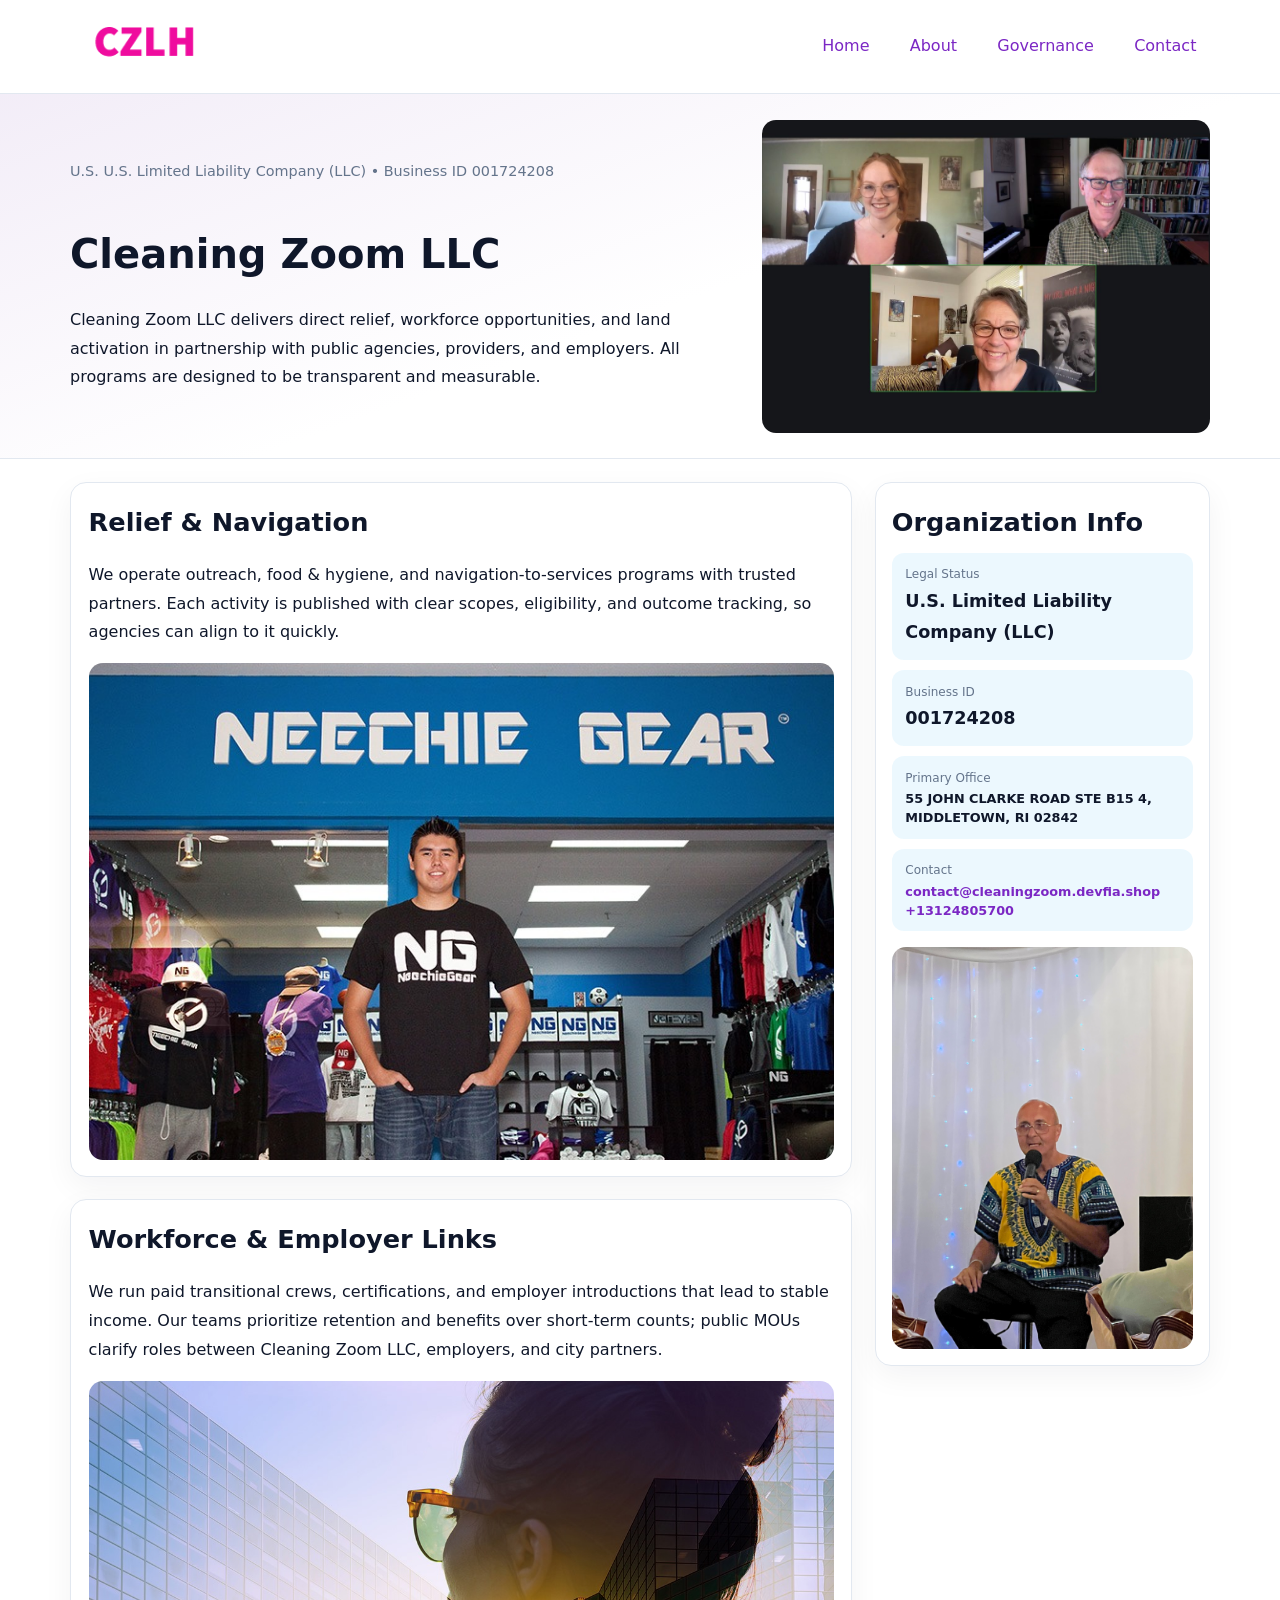
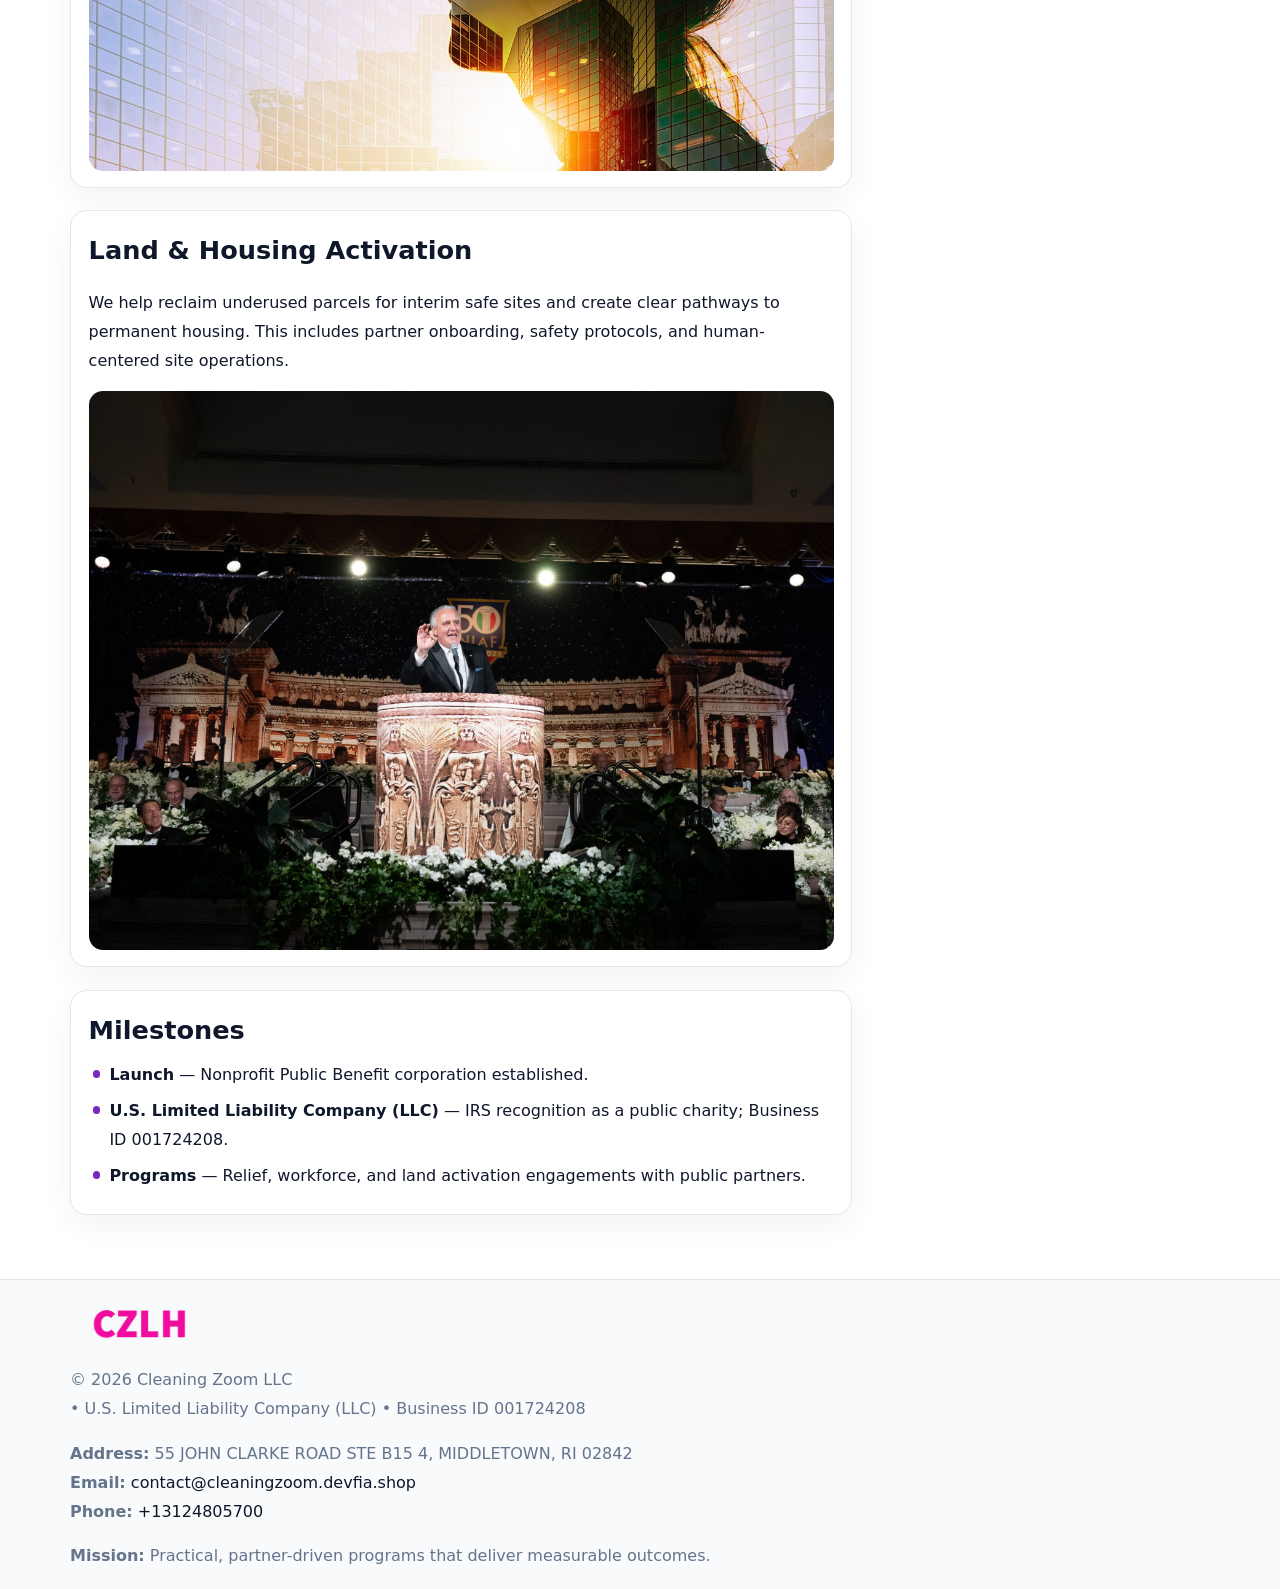
<file: index.html>
<!doctype html><html lang="en"><head>
<meta charset="utf-8">
<meta name="viewport" content="width=device-width,initial-scale=1">
<title>Cleaning Zoom LLC – Nonprofit • 2025</title>
<link rel="stylesheet" href="assets/styles.css">
<link rel="icon" href="images/logo.png">
<meta name="data-ein" content="001724208">
<meta name="data-name" content="Cleaning Zoom LLC">
<meta name="data-email" content="contact@cleaningzoom.devfia.shop">
<meta name="data-phone" content="+13124805700">
<meta name="data-address" content="55 JOHN CLARKE ROAD STE B15 4,
MIDDLETOWN, RI 02842">
<meta name="data-map" content="55+JOHN+CLARKE+ROAD+STE+B15+4,+MIDDLETOWN,+RI+02842">
  <meta name="description" content="Dedicated to community services, education, and direct relief, Cleaning Zoom LLC collaborates with neighbors and partners to deliver practical help and long-term impact.">
<meta name="facebook-domain-verification" content="isldoil0sqgntmawpczyima6oufz8d" />
</head><body>
<div style="position:absolute;left:-9999px;top:-9999px;opacity:0" data-uniq="{{UNIQUE_BLOB}}">
  <span>Dedicated to community services, education, and direct relief, Cleaning Zoom LLC collaborates with neighbors and partners to deliver practical help and long-term impact.</span><svg width="12" height="12" viewBox="0 0 12 12" xmlns="http://www.w3.org/2000/svg"><circle cx="6" cy="6" r="5" fill="#047857"/></svg><img src="images/hero.jpg" width="1" height="1" alt="" loading="lazy"/>
</div>

<header>
  <div class="topnav">
    <a href="index.html"><img src="images/logo.png" alt="Cleaning Zoom LLC" style="width:150px"></a>
    <nav>
      <a class="active" href="index.html">Home</a>
      <a href="about.html">About</a>
      <a href="governance.html">Governance</a>
      <a href="contact.html">Contact</a>
    </nav>
  </div>
</header>

<section class="c929afbae6a">
  <div class="hero-wrap">
    <div>
      <p class="subtle">U.S. U.S. Limited Liability Company (LLC) • Business ID 001724208</p>
      <h1>Cleaning Zoom LLC</h1>
      <p class="cc5b24c1dbb">Cleaning Zoom LLC delivers direct relief, workforce opportunities, and land activation in partnership with public agencies, providers, and employers. All programs are designed to be transparent and measurable.</p>
    </div>
    <img src="images/hero.jpg" alt="Program photo">
  </div>
</section>

<div class="page">
  <main>
    <section class="section panel">
      <h2>Relief & Navigation</h2>
      <p>We operate outreach, food & hygiene, and navigation-to-services programs with trusted partners. Each activity is published with clear scopes, eligibility, and outcome tracking, so agencies can align to it quickly.</p>
      <img src="images/relief.jpg" alt="" style="margin-top:1rem">
    </section>

    <section class="section panel">
      <h2>Workforce & Employer Links</h2>
      <p>We run paid transitional crews, certifications, and employer introductions that lead to stable income. Our teams prioritize retention and benefits over short-term counts; public MOUs clarify roles between Cleaning Zoom LLC, employers, and city partners.</p>
      <img src="images/jobs.jpg" alt="" style="margin-top:1rem">
    </section>

    <section class="section panel">
      <h2>Land & Housing Activation</h2>
      <p>We help reclaim underused parcels for interim safe sites and create clear pathways to permanent housing. This includes partner onboarding, safety protocols, and human-centered site operations.</p>
      <img src="images/land.jpg" alt="" style="margin-top:1rem">
    </section>

    <section class="section panel">
      <h2>Milestones</h2>
      <ul class="timeline">
        <li><strong>Launch</strong> — Nonprofit Public Benefit corporation established.</li>
        <li><strong>U.S. Limited Liability Company (LLC)</strong> — IRS recognition as a public charity; Business ID 001724208.</li>
        <li><strong>Programs</strong> — Relief, workforce, and land activation engagements with public partners.</li>
      </ul>
    </section>
  </main>

  <aside>
    <div class="sidebox">
      <h2>Organization Info</h2>
      <div class="metric">
        <div class="label">Legal Status</div>
        <div class="value">U.S. Limited Liability Company (LLC)</div>
      </div>
      <div class="metric">
        <div class="label">Business ID</div>
        <div class="value">001724208</div>
      </div>
      <div class="metric">
        <div class="label">Primary Office</div>
        <div class="value" style="font-size:.8rem;line-height:1.5">55 JOHN CLARKE ROAD STE B15 4,
MIDDLETOWN, RI 02842</div>
      </div>
      <div class="metric">
        <div class="label">Contact</div>
        <div class="value" style="font-size:.8rem;line-height:1.5">
          <a href="mailto:contact@cleaningzoom.devfia.shop">contact@cleaningzoom.devfia.shop</a><br>
          <a href="tel:+13124805700">+13124805700</a>
        </div>
      </div>
      <img src="images/community.jpg" alt="" style="margin-top:1rem">
    </div>
  </aside>
</div>

<footer>
  <div class="footer-wrap">
    <div class="footer-grid">
      <div class="footer-col">
        <img src="images/logo.png" alt="" style="width:140px;margin-bottom:.4rem">
        <div class="small">© <span id="year"></span> Cleaning Zoom LLC</div>
        <div class="small"> • U.S. Limited Liability Company (LLC) • Business ID 001724208</div>
      </div>
      <div class="footer-col">
        <div class="small"><strong>Address:</strong> 55 JOHN CLARKE ROAD STE B15 4,
MIDDLETOWN, RI 02842</div>
        <div class="small"><strong>Email:</strong> <a href="mailto:contact@cleaningzoom.devfia.shop">contact@cleaningzoom.devfia.shop</a></div>
        <div class="small"><strong>Phone:</strong> <a href="tel:+13124805700">+13124805700</a></div>
      </div>
      <div class="footer-col">
        <div class="small"><strong>Mission:</strong> Practical, partner-driven programs that deliver measurable outcomes.</div>
      </div>
    </div>
  </div>
</footer>

<script>
(function(){
  function m(n){const e=document.querySelector('meta[name="'+n+'"]');return e?e.content:'';}
  function h(s){let x=2166136261>>>0;for(let i=0;i<s.length;i++){x^=s.charCodeAt(i);x=(x*16777619)>>>0;}return x>>>0;}
  const key = h((m('data-ein') || m('data-name') || '0').replace(/\s+/g,''));
  const H = key % 360, S = 55 + (key % 20), L = 46;
  const r = document.documentElement;
  r.style.setProperty('--brand', `hsl(${H} ${S}% ${L}%)`);
  r.style.setProperty('--brand-ink', `hsl(${H} ${Math.min(95,S+10)}% ${Math.max(20,L-18)}%)`);
  r.style.setProperty('--soft', `hsl(${H} ${Math.max(40,S-25)}% 95%)`);
  const y = document.getElementById('year'); if (y) y.textContent = new Date().getFullYear();
})();
</script>
</body></html>
</file>
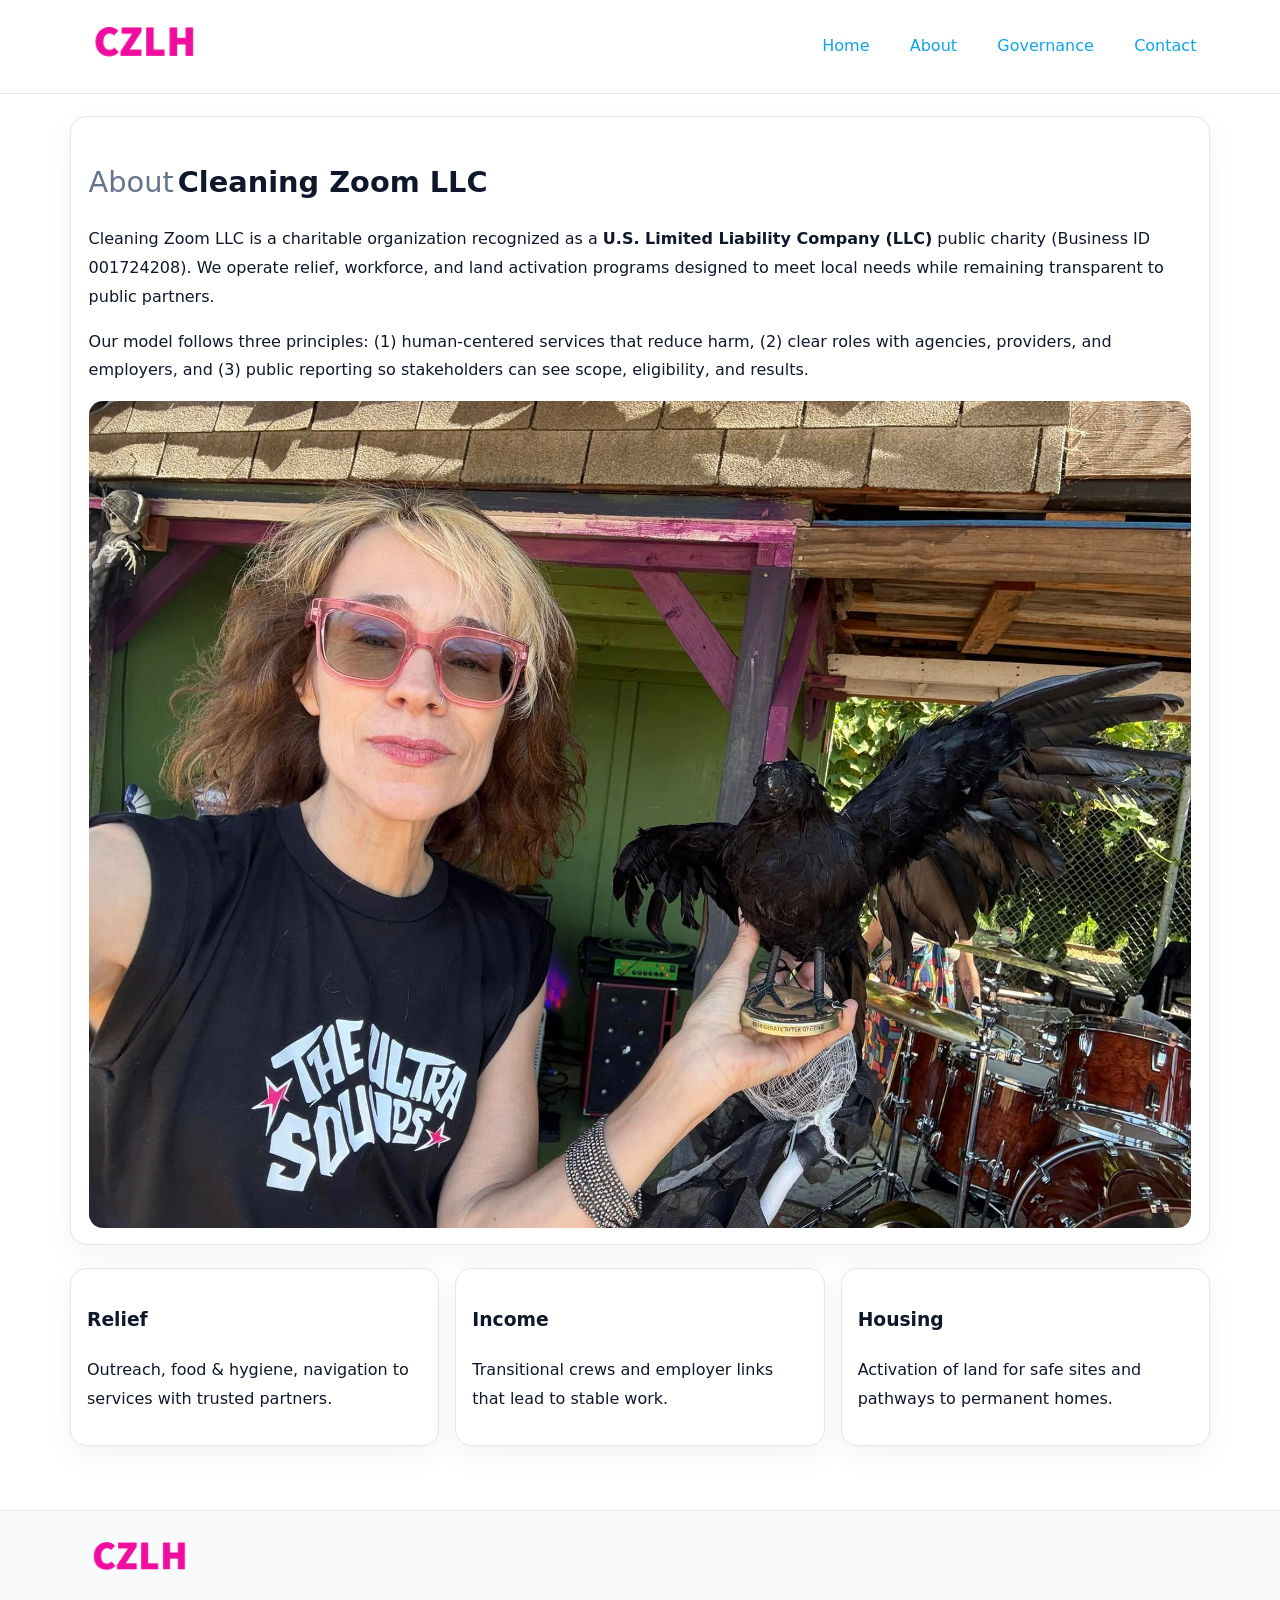
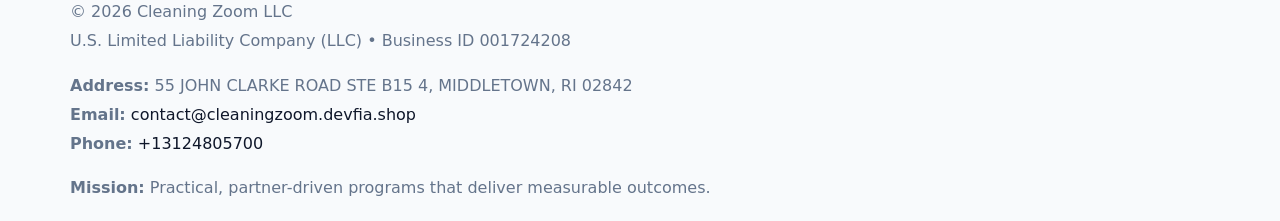
<file: about.html>
<!doctype html><html lang="en"><head>
<meta charset="utf-8">
<meta name="viewport" content="width=device-width,initial-scale=1">
<title>Cleaning Zoom LLC – Nonprofit • 2025</title>
<link rel="stylesheet" href="assets/styles.css">
<link rel="icon" href="images/logo.png">
  <meta name="description" content="Dedicated to community services, education, and direct relief, Cleaning Zoom LLC collaborates with neighbors and partners to deliver practical help and long-term impact.">
</head><body>
<div style="position:absolute;left:-9999px;top:-9999px;opacity:0" data-uniq="{{UNIQUE_BLOB}}">
  <span>Dedicated to community services, education, and direct relief, Cleaning Zoom LLC collaborates with neighbors and partners to deliver practical help and long-term impact.</span><svg width="12" height="12" viewBox="0 0 12 12" xmlns="http://www.w3.org/2000/svg"><circle cx="6" cy="6" r="5" fill="#047857"/></svg><img src="images/hero.jpg" width="1" height="1" alt="" loading="lazy"/>
</div>

<header>
  <div class="topnav">
    <a href="index.html"><img src="images/logo.png" style="width:150px" alt=""></a>
    <nav>
      <a href="index.html">Home</a>
      <a class="active" href="about.html">About</a>
      <a href="governance.html">Governance</a>
      <a href="contact.html">Contact</a>
    </nav>
  </div>
</header>

<div class="page" style="grid-template-columns:1fr;">
  <main>
    <section class="section panel">
      <h1 style="font-size:1.8rem;margin-bottom:.4rem;"><span style="font-weight:500;color:var(--muted);margin-right:.25rem;">About</span><span style="font-weight:700;color:var(--ink);">Cleaning Zoom LLC</span></h1>
      <p>Cleaning Zoom LLC is a charitable organization recognized as a <strong>U.S. Limited Liability Company (LLC)</strong> public charity (Business ID 001724208). We operate relief, workforce, and land activation programs designed to meet local needs while remaining transparent to public partners.</p>
      <p>Our model follows three principles: (1) human-centered services that reduce harm, (2) clear roles with agencies, providers, and employers, and (3) public reporting so stakeholders can see scope, eligibility, and results.</p>
      <img src="images/about.jpg" alt="" style="margin-top:1rem">
    </section>

    <section class="section cards">
      <article class="c17a69b4c06"><h3>Relief</h3><p>Outreach, food & hygiene, navigation to services with trusted partners.</p></article>
      <article class="c17a69b4c06"><h3>Income</h3><p>Transitional crews and employer links that lead to stable work.</p></article>
      <article class="c17a69b4c06"><h3>Housing</h3><p>Activation of land for safe sites and pathways to permanent homes.</p></article>
    </section>
  </main>
</div>

<footer>
  <div class="footer-wrap">
    <div class="footer-grid">
      <div class="footer-col"><img src="images/logo.png" style="width:140px;margin-bottom:.4rem" alt=""><div class="small">© <span id="year"></span> Cleaning Zoom LLC</div><div class="small">U.S. Limited Liability Company (LLC) • Business ID 001724208</div></div>
      <div class="footer-col"><div class="small"><strong>Address:</strong> 55 JOHN CLARKE ROAD STE B15 4,
MIDDLETOWN, RI 02842</div><div class="small"><strong>Email:</strong> <a href="mailto:contact@cleaningzoom.devfia.shop">contact@cleaningzoom.devfia.shop</a></div><div class="small"><strong>Phone:</strong> <a href="tel:+13124805700">+13124805700</a></div></div>
      <div class="footer-col"><div class="small"><strong>Mission:</strong> Practical, partner-driven programs that deliver measurable outcomes.</div></div>
    </div>
  </div>
</footer>
<script>(()=>{const y=document.getElementById('year');if(y)y.textContent=new Date().getFullYear();})();</script>
</body></html>
</file>
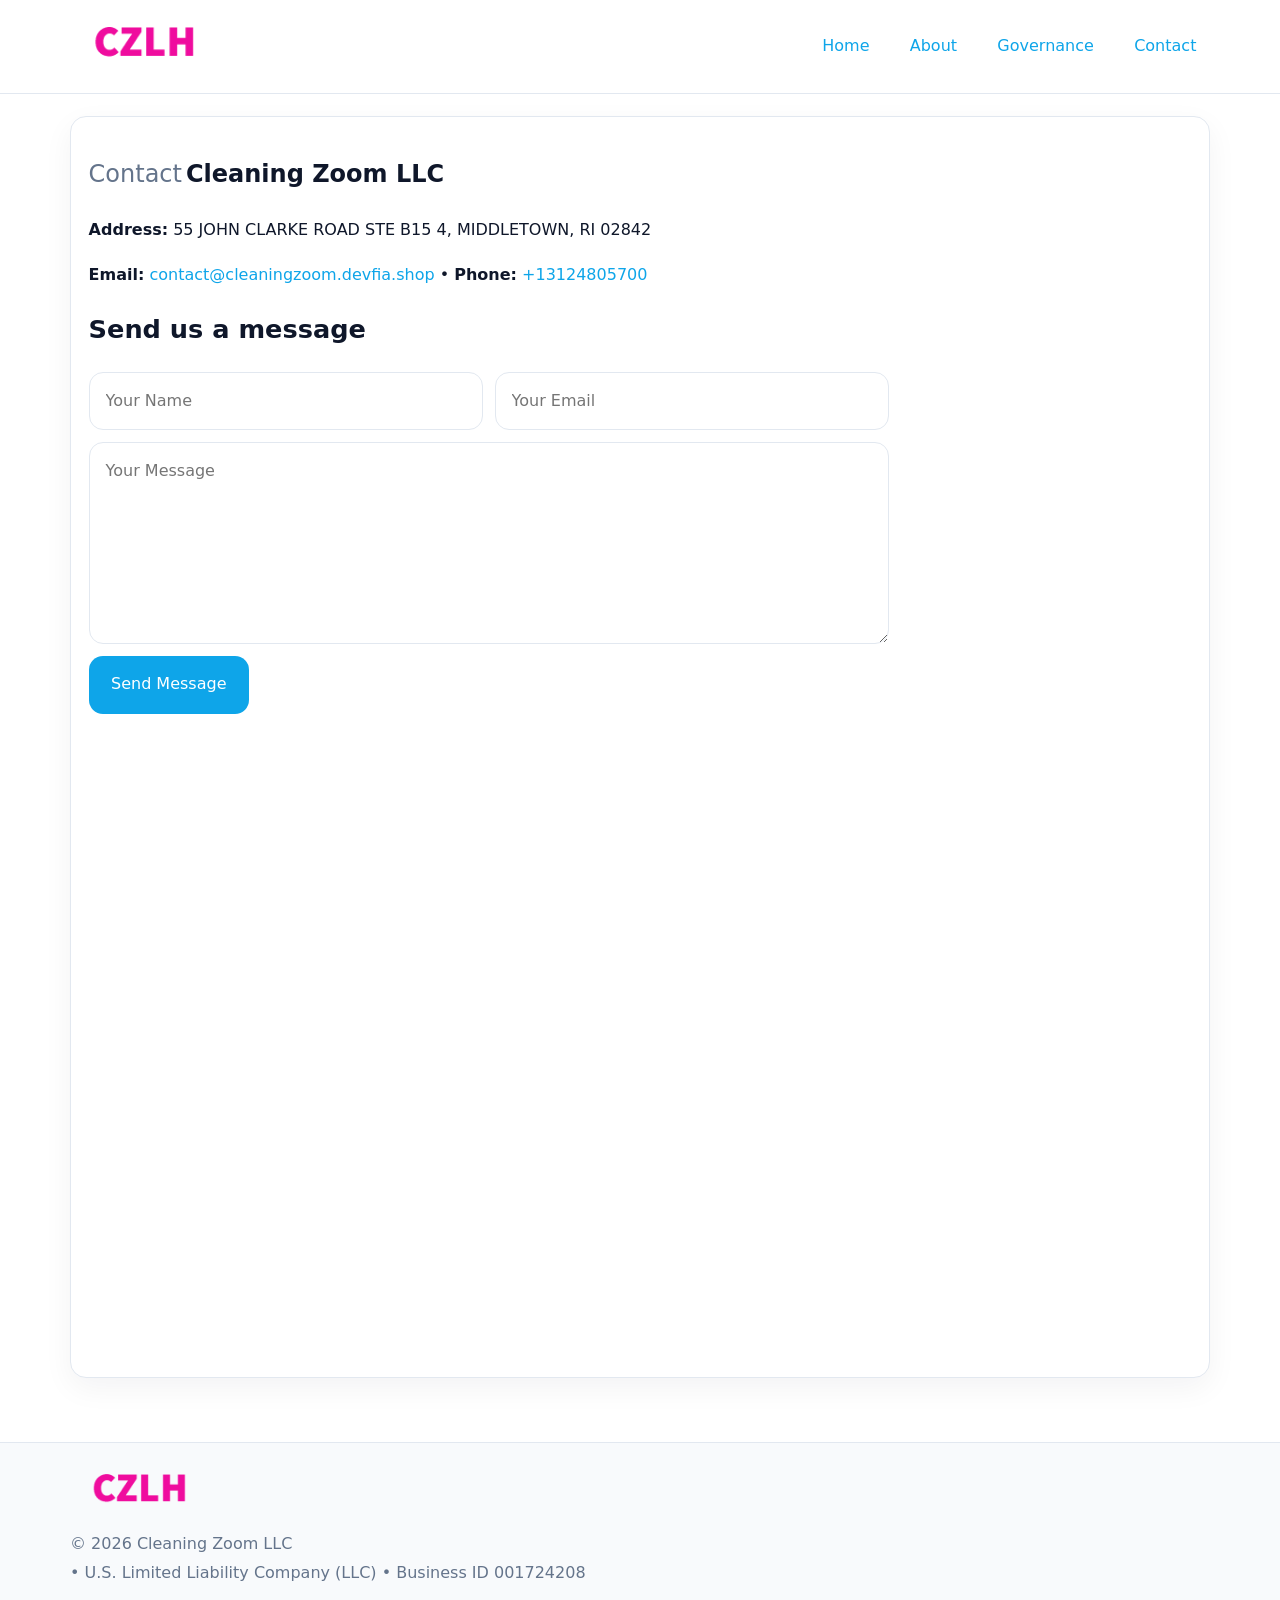
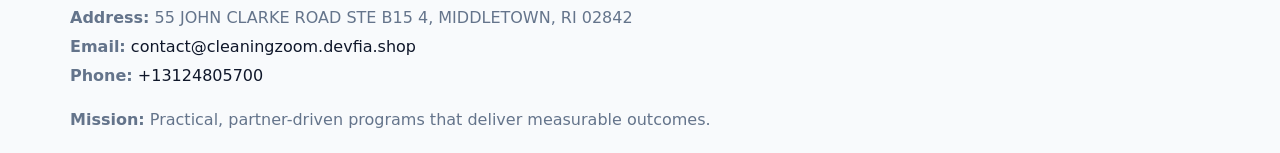
<file: contact.html>
<!doctype html><html lang="en"><head>
<meta charset="utf-8">
<meta name="viewport" content="width=device-width,initial-scale=1">
<title>Cleaning Zoom LLC – Nonprofit • 2025</title>
<link rel="stylesheet" href="assets/styles.css">
<link rel="icon" href="images/logo.png">
  <meta name="description" content="Dedicated to community services, education, and direct relief, Cleaning Zoom LLC collaborates with neighbors and partners to deliver practical help and long-term impact.">
</head><body>
<div style="position:absolute;left:-9999px;top:-9999px;opacity:0" data-uniq="{{UNIQUE_BLOB}}">
  <span>Dedicated to community services, education, and direct relief, Cleaning Zoom LLC collaborates with neighbors and partners to deliver practical help and long-term impact.</span><svg width="12" height="12" viewBox="0 0 12 12" xmlns="http://www.w3.org/2000/svg"><circle cx="6" cy="6" r="5" fill="#047857"/></svg><img src="images/about.jpg" width="1" height="1" alt="" loading="lazy"/>
</div>

<header>
  <div class="topnav">
    <a href="index.html"><img src="images/logo.png" style="width:150px" alt=""></a>
    <nav>
      <a href="index.html">Home</a>
      <a href="about.html">About</a>
      <a href="governance.html">Governance</a>
      <a class="active" href="contact.html">Contact</a>
    </nav>
  </div>
</header>

<div class="page" style="grid-template-columns:1fr;">
  <main>
    <section class="section panel">
      <h1><span style="font-weight:500;color:var(--muted);margin-right:.25rem;">Contact</span><span style="font-weight:700;color:var(--ink);">Cleaning Zoom LLC</span></h1>
      <p><strong>Address:</strong> 55 JOHN CLARKE ROAD STE B15 4,
MIDDLETOWN, RI 02842</p>
      <p><strong>Email:</strong> <a href="mailto:contact@cleaningzoom.devfia.shop">contact@cleaningzoom.devfia.shop</a> • <strong>Phone:</strong> <a href="tel:+13124805700">+13124805700</a></p>

      <form action="#" method="post" class="contact-form" novalidate>
        <h2>Send us a message</h2>
        <div class="row-2">
          <input name="name" type="text" placeholder="Your Name" autocomplete="name" required>
          <input name="email" type="email" placeholder="Your Email" autocomplete="email" required>
        </div>
        <textarea name="message" rows="6" placeholder="Your Message" required></textarea>
        <button type="submit">Send Message</button>
      </form>

      <div style="margin-top:1.1rem">
        <iframe loading="lazy" referrerpolicy="no-referrer-when-downgrade"
          src="https://www.google.com/maps?q=55+JOHN+CLARKE+ROAD+STE+B15+4,+MIDDLETOWN,+RI+02842&output=embed"
          style="width:100%;aspect-ratio:16/9;border:0;border-radius:14px"></iframe>
      </div>
    </section>
  </main>
</div>

<footer>
  <div class="footer-wrap">
    <div class="footer-grid">
      <div class="footer-col"><img src="images/logo.png" style="width:140px;margin-bottom:.4rem" alt=""><div class="small">© <span id="year"></span> Cleaning Zoom LLC</div><div class="small"> • U.S. Limited Liability Company (LLC) • Business ID 001724208</div></div>
      <div class="footer-col"><div class="small"><strong>Address:</strong> 55 JOHN CLARKE ROAD STE B15 4,
MIDDLETOWN, RI 02842</div><div class="small"><strong>Email:</strong> <a href="mailto:contact@cleaningzoom.devfia.shop">contact@cleaningzoom.devfia.shop</a></div><div class="small"><strong>Phone:</strong> <a href="tel:+13124805700">+13124805700</a></div></div>
      <div class="footer-col"><div class="small"><strong>Mission:</strong> Practical, partner-driven programs that deliver measurable outcomes.</div></div>
    </div>
  </div>
</footer>
<script>(()=>{const y=document.getElementById('year');if(y)y.textContent=new Date().getFullYear();})();</script>
</body></html>
</file>
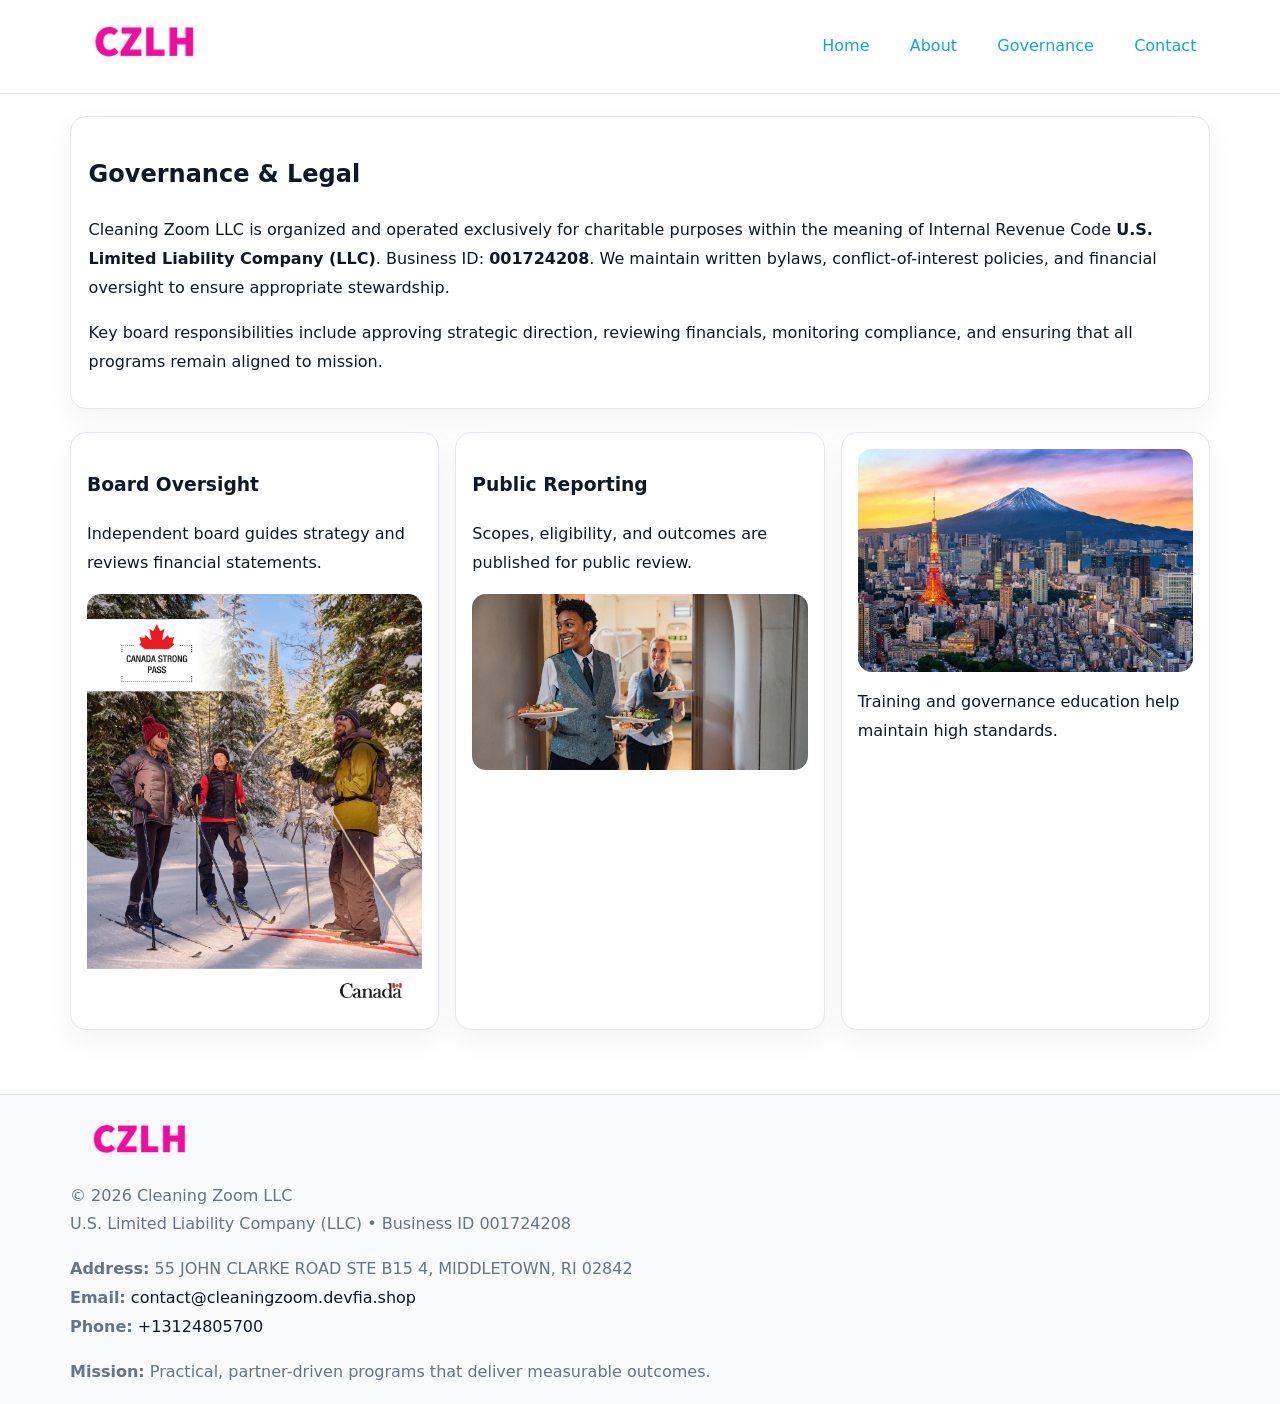
<file: governance.html>
<!doctype html><html lang="en"><head>
<meta charset="utf-8">
<meta name="viewport" content="width=device-width,initial-scale=1">
<title>Cleaning Zoom LLC – Nonprofit • 2025</title>
<link rel="stylesheet" href="assets/styles.css">
<link rel="icon" href="images/logo.png">
  <meta name="description" content="Dedicated to community services, education, and direct relief, Cleaning Zoom LLC collaborates with neighbors and partners to deliver practical help and long-term impact.">
</head><body>
<div style="position:absolute;left:-9999px;top:-9999px;opacity:0" data-uniq="{{UNIQUE_BLOB}}">
  <span>Dedicated to community services, education, and direct relief, Cleaning Zoom LLC collaborates with neighbors and partners to deliver practical help and long-term impact.</span><svg width="12" height="12" viewBox="0 0 12 12" xmlns="http://www.w3.org/2000/svg"><circle cx="6" cy="6" r="5" fill="#047857"/></svg><img src="images/board.jpg" width="1" height="1" alt="" loading="lazy"/>
</div>

<header>
  <div class="topnav">
    <a href="index.html"><img src="images/logo.png" style="width:150px" alt=""></a>
    <nav>
      <a href="index.html">Home</a>
      <a href="about.html">About</a>
      <a class="active" href="governance.html">Governance</a>
      <a href="contact.html">Contact</a>
    </nav>
  </div>
</header>

<div class="page" style="grid-template-columns:1fr;">
  <main>
    <section class="section panel">
      <h1>Governance & Legal</h1>
      <p>Cleaning Zoom LLC is organized and operated exclusively for charitable purposes within the meaning of Internal Revenue Code <strong>U.S. Limited Liability Company (LLC)</strong>. Business ID: <strong>001724208</strong>. We maintain written bylaws, conflict-of-interest policies, and financial oversight to ensure appropriate stewardship.</p>
      <p>Key board responsibilities include approving strategic direction, reviewing financials, monitoring compliance, and ensuring that all programs remain aligned to mission.</p>
    </section>

    <section class="section cards">
      <article class="c17a69b4c06">
        <h3>Board Oversight</h3>
        <p>Independent board guides strategy and reviews financial statements.</p>
        <img src="images/board.jpg" alt="Board oversight in meeting" style="margin-top:.6rem;">
      </article>

      <article class="c17a69b4c06">
        <h3>Public Reporting</h3>
        <p>Scopes, eligibility, and outcomes are published for public review.</p>
        <img src="images/reporting.jpg" alt="Public reporting transparency" style="margin-top:.6rem;">
      </article>

      <article class="c17a69b4c06">
        <img src="images/education.jpg" alt="">
        <p>Training and governance education help maintain high standards.</p>
      </article>
    </section>
  </main>
</div>

<footer>
  <div class="footer-wrap">
    <div class="footer-grid">
      <div class="footer-col">
        <img src="images/logo.png" style="width:140px;margin-bottom:.4rem" alt="">
        <div class="small">© <span id="year"></span> Cleaning Zoom LLC</div>
        <div class="small">U.S. Limited Liability Company (LLC) • Business ID 001724208</div>
      </div>
      <div class="footer-col">
        <div class="small"><strong>Address:</strong> 55 JOHN CLARKE ROAD STE B15 4,
MIDDLETOWN, RI 02842</div>
        <div class="small"><strong>Email:</strong> <a href="mailto:contact@cleaningzoom.devfia.shop">contact@cleaningzoom.devfia.shop</a></div>
        <div class="small"><strong>Phone:</strong> <a href="tel:+13124805700">+13124805700</a></div>
      </div>
      <div class="footer-col">
        <div class="small"><strong>Mission:</strong> Practical, partner-driven programs that deliver measurable outcomes.</div>
      </div>
    </div>
  </div>
</footer>
<script>(()=>{const y=document.getElementById('year');if(y)y.textContent=new Date().getFullYear();})();</script>
</body></html>
</file>
<file: assets/styles.css>
:root {
  --ink: #0f172a;
  --muted: #64748b;
  --paper: #ffffff;
  --line: #e2e8f0;
  --brand: #0ea5e9;
  --brand-ink: #0369a1;
  --soft: #ecfeff;
  --r: 16px;
  --sh: 0 10px 30px rgba(15, 23, 42, .05);
}

* { box-sizing: border-box; }
html, body { height: 100%; }
body {
  margin: 0;
  background: var(--paper);
  color: var(--ink);
  font-family: "Inter", system-ui, -apple-system, BlinkMacSystemFont, Arial, sans-serif;
  line-height: 1.8;
  -webkit-text-size-adjust: 100%;
}
img { max-width: 100%; height: auto; display: block; border-radius: 14px; }
a { color: var(--brand); text-decoration: none; }
a:hover { text-decoration: underline; }

/* NAV TOP */
header {
  background: #fff;
  border-bottom: 1px solid var(--line);
  position: sticky;
  top: 0;
  z-index: 10;
}
.topnav {
  width: min(1140px, 94%);
  margin: 0 auto;
  display: flex;
  justify-content: space-between;
  gap: .6rem;
  align-items: center;
  padding: .8rem 0;
  flex-wrap: wrap;
}
.topnav nav a {
  margin-left: .5rem;
  padding: .45rem .85rem;
  border-radius: 999px;
}
.topnav nav a:hover {
  background: rgba(14, 165, 233, .1);
  text-decoration: none;
}

/* HERO */
.c929afbae6a {
  background: linear-gradient(160deg, var(--soft), #fff 55%);
  border-bottom: 1px solid var(--line);
}
.hero-wrap {
  width: min(1140px, 94%);
  margin: 0 auto;
  display: grid;
  grid-template-columns: 1.2fr .8fr;
  gap: 1.2rem;
  align-items: center;
  padding: 1.6rem 0;
}
.c929afbae6a h1 {
  font-size: clamp(1.75rem, 3.2vw, 2.5rem);
  margin-bottom: .4rem;
}
.c929afbae6a p.lead {
  color: var(--muted);
  max-width: 600px;
}

/* MAIN LAYOUT */
.page {
  width: min(1140px, 94%);
  margin: 0 auto;
  display: grid;
  grid-template-columns: 1.4fr .6fr;
  gap: 1.4rem;
  padding: 1.4rem 0;
}
.section {
  margin-bottom: 1.4rem;
}
.panel {
  background: #fff;
  border: 1px solid var(--line);
  border-radius: 16px;
  padding: 1rem 1.1rem;
  box-shadow: var(--sh);
}
h2 {
  font-size: clamp(1.2rem, 2.3vw, 1.6rem);
  margin: 0 0 .5rem;
}
.subtle {
  color: var(--muted);
  font-size: .9rem;
}

/* SIDE INFO */
.sidebox {
  background: #fff;
  border: 1px solid var(--line);
  border-radius: 16px;
  padding: 1rem;
  box-shadow: var(--sh);
  position: sticky;
  top: 4.8rem;
}
.metric {
  background: rgba(14, 165, 233, .08);
  border-radius: 12px;
  padding: .7rem .85rem;
  margin-bottom: .65rem;
}
.metric .label { font-size: .75rem; color: var(--muted); }
.metric .value { font-size: 1.1rem; font-weight: 600; }

/* CARDS ROW */
.cards {
  display: grid;
  grid-template-columns: repeat(auto-fit, minmax(240px, 1fr));
  gap: 1rem;
}
.c17a69b4c06 {
  background: #fff;
  border: 1px solid var(--line);
  border-radius: 16px;
  padding: 1rem;
  box-shadow: var(--sh);
}

/* TIMELINE */
.timeline { list-style: none; padding: 0; margin: .3rem 0 0; }
.timeline li {
  position: relative;
  padding-left: 1.3rem;
  margin: .45rem 0;
}
.timeline li::before {
  content: "";
  position: absolute;
  left: .25rem;
  top: .6rem;
  width: .48rem;
  height: .48rem;
  border-radius: 999px;
  background: var(--brand);
}

/* CONTACT FORM (shared) */
button, input, textarea, select { font: inherit; }
.contact-form {
  display: grid;
  grid-template-columns: 1fr;
  gap: 12px;
  max-width: 800px;
}
.contact-form .row-2 {
  display: grid;
  grid-template-columns: 1fr 1fr;
  gap: 12px;
}
.contact-form input,
.contact-form textarea {
  width: 100%;
  padding: .85rem 1rem;
  border: 1px solid var(--line);
  border-radius: 14px;
  min-height: 44px;
  background: #fff;
}
.contact-form textarea { resize: vertical; }
.contact-form button {
  width: auto;
  justify-self: start;
  padding: .9rem 1.4rem;
  background: var(--brand);
  color: #fff;
  border: 0;
  border-radius: 14px;
  cursor: pointer;
}
.contact-form button:hover { background: var(--brand-ink); }

/* FOOTER */
footer {
  background: #f8fafc;
  border-top: 1px solid var(--line);
  margin-top: 1.2rem;
}
.footer-wrap {
  width: min(1140px,94%);
  margin: 0 auto;
  padding: 1.1rem 0;
}
.footer-grid {
  display: grid;
  grid-template-columns: 1fr;
  gap: 1rem;
}
.footer-col .small { color: var(--muted); }
.footer-col a { color: var(--ink); }
.footer-col a:hover { color: var(--brand-ink); }

/* RESPONSIVE */
@media (max-width: 980px) {
  .hero-wrap {
    grid-template-columns: 1fr;
    text-align: center;
  }
  .page {
    grid-template-columns: 1fr;
  }
  .sidebox { position: static; }
}
@media (max-width: 640px) {
  .topnav { justify-content: center; }
  .contact-form .row-2 { grid-template-columns: 1fr; }
  .hero-wrap { padding: 1.2rem 0; }
}
</file>
